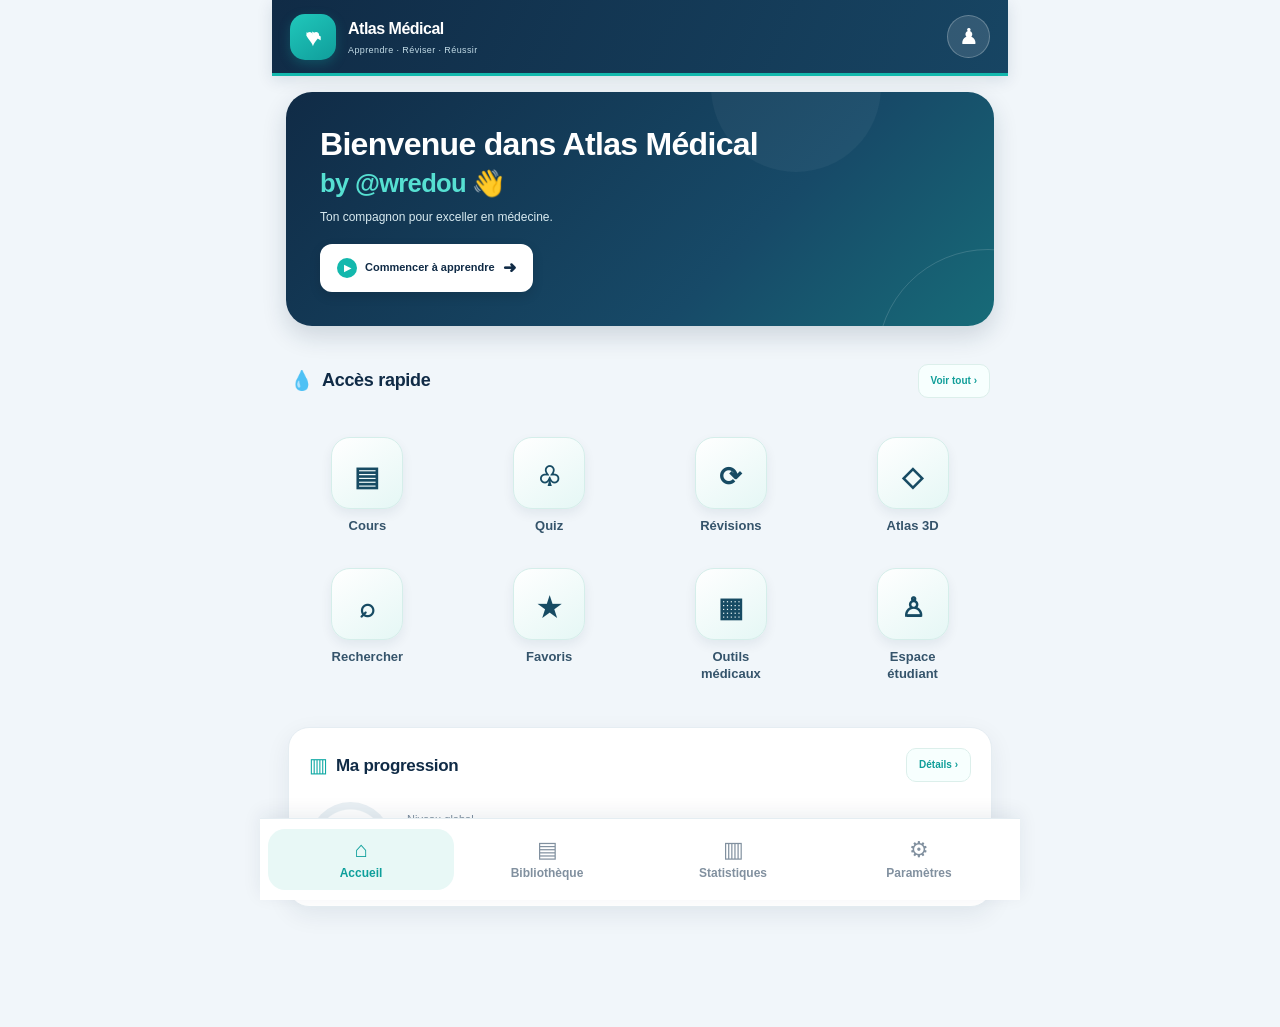
<file: index.html>
<!DOCTYPE html>
<html lang="fr">
<head>
  <meta charset="UTF-8">
  <meta name="viewport" content="width=device-width, initial-scale=1, viewport-fit=cover">
  <meta name="theme-color" content="#dff5ff">
  <meta name="description" content="Atlas Médical by @wredou — Apprendre, Réviser, Réussir">

  <title>Atlas Médical by @wredou</title>

  <link rel="manifest" href="./manifest.webmanifest">
 <link rel="stylesheet" href="./styles.css?v=6">
</head>

<body>

  <div class="app-shell">

    <!-- =================================
         EN-TÊTE ET IDENTITÉ ATLAS
    ================================== -->

    <header class="topbar">

      <div class="brand">

        <div class="brand-mark" aria-label="Logo Atlas Médical">
          <span class="brand-heart">♥</span>
          <span class="brand-ecg">⌁</span>
        </div>

        <div class="brand-text">
          <h1>Atlas Médical</h1>
          <p>Apprendre · Réviser · Réussir</p>
        </div>

      </div>

      <div class="topbar-actions">

        <button
          class="profile-button"
          type="button"
          data-shortcut="profile"
          aria-label="Mon profil">
          <span class="profile-icon">♟</span>
        </button>

        <button
          id="installBtn"
          class="install-button"
          type="button"
          hidden>
          Installer
        </button>

      </div>

    </header>


    <!-- =================================
         CONTENU PRINCIPAL
    ================================== -->

    <main id="mainContent">

      <!-- ACCUEIL -->

      <section id="homePage" class="home-page">

        <!-- CARTE DE BIENVENUE -->

        <section class="hero">

          <div class="hero-content">

            <h2>
              Bienvenue dans Atlas Médical
              <span>by @wredou 👋</span>
            </h2>

            <p>
              Ton compagnon pour exceller
              en médecine.
            </p>

            <button
              class="hero-button"
              type="button"
              data-shortcut="atlas">

              <span class="hero-play">▶</span>
              <span>Commencer à apprendre</span>
              <span class="hero-arrow">➜</span>

            </button>

          </div>

          <!-- Illustration anatomique à habiller dans le CSS -->

          <div class="hero-art" aria-hidden="true">
            <div class="hero-water-ring"></div>
            <div class="hero-heart"></div>
            <span class="hero-bubble bubble-one"></span>
            <span class="hero-bubble bubble-two"></span>
            <span class="hero-bubble bubble-three"></span>
          </div>

        </section>


        <!-- =================================
             LES 8 ACCÈS RAPIDES
        ================================== -->

        <section class="quick-section">

          <div class="section-head">

            <div class="section-title">
              <span class="section-drop">💧</span>
              <h2>Accès rapide</h2>
            </div>

            <button
              class="see-all-button"
              type="button"
              data-shortcut="atlas">
              Voir tout <span>›</span>
            </button>

          </div>


          <div class="quick-grid">

            <!-- COURS -->

            <button
              class="quick-item"
              type="button"
              data-shortcut="atlas">

              <span class="drop-icon">
                <span class="quick-symbol">▤</span>
              </span>

              <span class="quick-label">Cours</span>

            </button>


            <!-- QUIZ -->

            <button
              class="quick-item"
              type="button"
              data-shortcut="quiz">

              <span class="drop-icon">
                <span class="quick-symbol">♧</span>
              </span>

              <span class="quick-label">Quiz</span>

            </button>


            <!-- RÉVISIONS -->

            <button
              class="quick-item"
              type="button"
              data-shortcut="saved">

              <span class="drop-icon">
                <span class="quick-symbol">⟳</span>
              </span>

              <span class="quick-label">Révisions</span>

            </button>


            <!-- ATLAS 3D -->

            <button
              class="quick-item"
              type="button"
              data-shortcut="atlas3d">

              <span class="drop-icon">
                <span class="quick-symbol">◇</span>
              </span>

              <span class="quick-label">Atlas 3D</span>

            </button>


            <!-- RECHERCHER -->

            <button
              class="quick-item"
              type="button"
              data-shortcut="search">

              <span class="drop-icon">
                <span class="quick-symbol">⌕</span>
              </span>

              <span class="quick-label">Rechercher</span>

            </button>


            <!-- FAVORIS -->

            <button
              class="quick-item"
              type="button"
              data-shortcut="saved">

              <span class="drop-icon">
                <span class="quick-symbol">★</span>
              </span>

              <span class="quick-label">Favoris</span>

            </button>


            <!-- OUTILS MÉDICAUX -->

            <button
              class="quick-item"
              type="button"
              data-shortcut="tools">

              <span class="drop-icon">
                <span class="quick-symbol">▦</span>
              </span>

              <span class="quick-label">Outils médicaux</span>

            </button>


            <!-- ESPACE ÉTUDIANT -->

            <button
              class="quick-item"
              type="button"
              data-shortcut="student">

              <span class="drop-icon">
                <span class="quick-symbol">♙</span>
              </span>

              <span class="quick-label">Espace étudiant</span>

            </button>

          </div>

        </section>


        <!-- =================================
             MA PROGRESSION
        ================================== -->

        <section class="study-card">

          <div class="study-heading">

            <div class="study-title">
              <span class="progress-symbol">▥</span>
              <h2>Ma progression</h2>
            </div>

            <button
              class="details-button"
              type="button"
              data-page="stats">
              Détails <span>›</span>
            </button>

          </div>


          <div class="study-content">

            <div
              class="progress-circle"
              id="progressCircle"
              role="progressbar"
              aria-label="Progression globale"
              aria-valuemin="0"
              aria-valuemax="100"
              aria-valuenow="0">

              <div class="progress-circle-inner">
                <strong id="progressPercent">0%</strong>
              </div>

            </div>


            <div class="progress-description">

              <p>Niveau global</p>

              <strong id="progressLevel">
                En progression
              </strong>

              <span id="progressMessage">
                Continue tes efforts !
              </span>

            </div>


            <div class="progress-decoration" aria-hidden="true">
              <span class="progress-drop"></span>
              <span class="progress-bubble"></span>
            </div>

          </div>

        </section>

      </section>


      <!-- =================================
           PAGES DYNAMIQUES
           Cours, quiz, profil, outils, etc.
      ================================== -->

      <section
        id="dynamicPage"
        class="dynamic-page"
        hidden>

        <div class="section-head">

          <div class="section-title">
            <h2 id="pageTitle">Atlas Médical</h2>
          </div>

        </div>


        <!-- RECHERCHE DES COURS -->

        <div class="search-box">

          <span aria-hidden="true">⌕</span>

          <input
            id="searchInput"
            type="search"
            placeholder="Rechercher un cours, un sujet..."
            autocomplete="off">

        </div>


        <!-- NOMBRE DE MODULES -->

        <div
          class="module-count"
          id="moduleCount">
        </div>


        <!-- GRILLE DES 8 MODULES -->

        <div
          class="module-grid"
          id="moduleGrid">
        </div>


        <!-- CONTENU DES AUTRES PAGES -->

        <div id="pageContent"></div>

      </section>


      <!-- =================================
           BIBLIOTHÈQUE PDF
      ================================== -->

      <section
        id="bibliotheque-pdf"
        class="atlas-pdf-library"
        hidden>

        <div class="section-head">

          <div class="section-title">
            <h2>Bibliothèque PDF</h2>
          </div>

        </div>


        <p class="library-description">
          Consulte et organise tes documents médicaux.
        </p>


        <div class="atlas-pdf-buttons">

          <button
            class="primary-btn"
            type="button"
            id="openPdfLibrary">
            Ouvrir ma bibliothèque
          </button>

        </div>


        <!-- LECTEUR PDF INTÉGRÉ -->

        <div id="pdfReaderContainer"></div>

      </section>

    </main>


    <!-- =================================
         NAVIGATION INFÉRIEURE
    ================================== -->

    <nav
      class="bottom-nav"
      aria-label="Navigation principale">

      <button
        class="nav-item active"
        type="button"
        data-page="home">

        <span class="nav-icon">⌂</span>
        <span>Accueil</span>

      </button>


      <button
        class="nav-item"
        type="button"
        data-page="atlas">

        <span class="nav-icon">▤</span>
        <span>Bibliothèque</span>

      </button>


      <button
        class="nav-item"
        type="button"
        data-page="stats">

        <span class="nav-icon">▥</span>
        <span>Statistiques</span>

      </button>


      <button
        class="nav-item"
        type="button"
        data-page="more">

        <span class="nav-icon">⚙</span>
        <span>Paramètres</span>

      </button>

    </nav>

  </div>


  <!-- =================================
       FENÊTRE DES MODULES
  ================================== -->

  <div
    id="moduleDialog"
    class="module-dialog"
    aria-hidden="true"
    hidden>

    <div class="module-dialog-content">

      <button
        id="closeModuleDialog"
        class="dialog-close"
        type="button"
        aria-label="Fermer">
        ×
      </button>

      <div id="moduleDialogBody"></div>

    </div>

  </div>


  <!-- =================================
       NOTIFICATIONS
  ================================== -->

  <div
    id="toast"
    class="toast"
    role="status"
    aria-live="polite">
  </div>


  <!-- =================================
       SCRIPTS EXISTANTS
  ================================== -->

  <script src="./pdf-reader.js" defer></script>
  <script src="./calculators.js" defer></script>
  <script src="./news.js" defer></script>
  <script src="./scores.js" defer></script>
  <script src="./student-db.js" defer></script>
  <script src="./student-space.js" defer></script>
  <script>
  self.ModelViewerElement = self.ModelViewerElement || {};
  self.ModelViewerElement.meshoptDecoderLocation = './meshopt_decoder.js';
</script>
  <script type="module" src="model-viewer.min.js"></script>
  <script src="./app.js" defer></script>

</body>
</html>
</file>
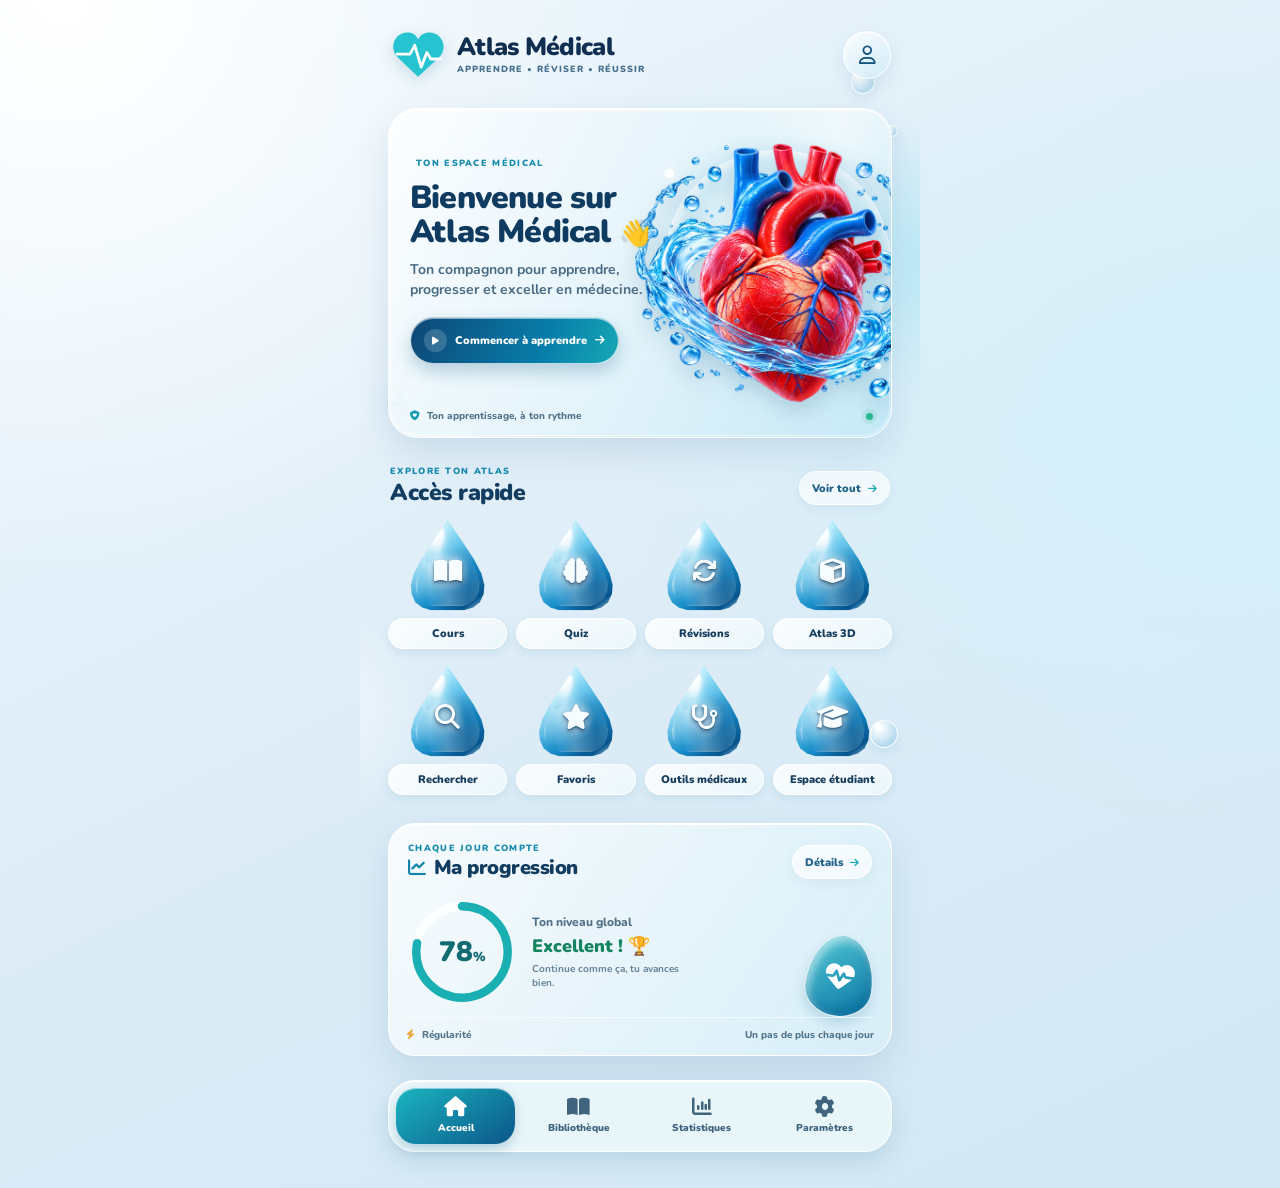
<file: prototype-accueil/index.html>
<!doctype html>
<html lang="fr">
<head>
  <meta charset="utf-8">
  <meta name="viewport" content="width=device-width, initial-scale=1, viewport-fit=cover">
  <meta name="theme-color" content="#edf6fc">
  <meta name="description" content="Atlas Médical — Apprendre, réviser et réussir.">
  <title>Atlas Médical — Accueil</title>
  <link rel="preconnect" href="https://fonts.googleapis.com">
  <link rel="preconnect" href="https://fonts.gstatic.com" crossorigin>
  <link href="https://fonts.googleapis.com/css2?family=Nunito:wght@400;500;600;700;800;900&display=swap" rel="stylesheet">
  <link rel="stylesheet" href="https://cdnjs.cloudflare.com/ajax/libs/font-awesome/6.5.2/css/all.min.css">
  <link rel="stylesheet" href="./style2.css">
  <script src="./app.js" defer></script>
</head>
<body>
  <main class="am-app" id="accueil">
    <div class="am-atmosphere" aria-hidden="true">
      <span class="am-orb am-orb-one"></span><span class="am-orb am-orb-two"></span>
      <span class="am-bubble am-bubble-one"></span><span class="am-bubble am-bubble-two"></span>
      <span class="am-bubble am-bubble-three"></span><span class="am-bubble am-bubble-four"></span>
    </div>

    <header class="am-header">
      <a class="am-brand" href="#accueil" aria-label="Atlas Médical, accueil">
        <span class="am-logo" aria-hidden="true">
          <svg viewBox="0 0 72 72">
            <defs><linearGradient id="am-logo-grad" x1="10" y1="8" x2="62" y2="65"><stop stop-color="#25c4d0"/><stop offset="1" stop-color="#07518a"/></linearGradient></defs>
            <path d="M36 63 11 39C-1 27 7 8 23 8c6 0 11 3 13 9 3-6 8-9 14-9 16 0 24 19 12 31Z" fill="url(#am-logo-grad)"/>
            <path d="M10 35h16l6-11 8 27 7-18 5 8h12" fill="none" stroke="#fff" stroke-width="3.5" stroke-linecap="round" stroke-linejoin="round"/>
          </svg>
        </span>
        <span class="am-brand-copy"><strong>Atlas Médical</strong><small>APPRENDRE • RÉVISER • RÉUSSIR</small></span>
      </a>
      <button class="am-profile" type="button" aria-label="Ouvrir le profil"><i class="fa-regular fa-user"></i></button>
    </header>

    <section class="am-hero" aria-labelledby="am-hero-title">
      <div class="am-hero-shine" aria-hidden="true"></div>
      <div class="am-hero-copy">
        <span class="am-eyebrow"><i class="fa-solid fa-sparkles"></i> TON ESPACE MÉDICAL</span>
        <h1 id="am-hero-title">Bienvenue sur<br>Atlas Médical <span>👋</span></h1>
        <p>Ton compagnon pour apprendre, progresser et exceller en médecine.</p>
        <a class="am-cta" href="#cours"><span class="am-cta-icon"><i class="fa-solid fa-play"></i></span> Commencer à apprendre <i class="fa-solid fa-arrow-right"></i></a>
      </div>
      <div class="am-hero-visual" aria-hidden="true">
        <span class="am-visual-halo"></span>
        <img src="./heart-water.png..PNG" alt="" onerror="this.style.display='none';this.nextElementSibling.hidden=false">
        <span class="am-heart-fallback" hidden><i class="fa-solid fa-heart-pulse"></i></span>
        <i class="am-spark am-spark-a"></i><i class="am-spark am-spark-b"></i>
      </div>
      <div class="am-hero-foot"><span><i class="fa-solid fa-shield-heart"></i> Ton apprentissage, à ton rythme</span><span class="am-online-dot"></span></div>
    </section>

    <section class="am-shortcuts" aria-labelledby="am-shortcuts-title">
      <div class="am-section-head">
        <div><span class="am-kicker">EXPLORE TON ATLAS</span><h2 id="am-shortcuts-title">Accès rapide</h2></div>
        <a class="am-see-all" href="#tout">Voir tout <i class="fa-solid fa-arrow-right"></i></a>
      </div>
      <div class="am-shortcut-grid" id="tout">
        <a class="am-shortcut" href="#cours"><span class="am-drop"><i class="fa-solid fa-book-open"></i></span><strong>Cours</strong></a>
        <a class="am-shortcut" href="#quiz"><span class="am-drop"><i class="fa-solid fa-brain"></i></span><strong>Quiz</strong></a>
        <a class="am-shortcut" href="#revisions"><span class="am-drop"><i class="fa-solid fa-arrows-rotate"></i></span><strong>Révisions</strong></a>
        <a class="am-shortcut" href="#atlas-3d"><span class="am-drop"><i class="fa-solid fa-cube"></i></span><strong>Atlas 3D</strong></a>
        <a class="am-shortcut" href="#rechercher"><span class="am-drop"><i class="fa-solid fa-magnifying-glass"></i></span><strong>Rechercher</strong></a>
        <a class="am-shortcut" href="#favoris"><span class="am-drop"><i class="fa-solid fa-star"></i></span><strong>Favoris</strong></a>
        <a class="am-shortcut" href="#outils-medicaux"><span class="am-drop"><i class="fa-solid fa-stethoscope"></i></span><strong>Outils médicaux</strong></a>
        <a class="am-shortcut" href="#espace-etudiant"><span class="am-drop"><i class="fa-solid fa-graduation-cap"></i></span><strong>Espace étudiant</strong></a>
      </div>
    </section>

    <section class="am-progress" aria-labelledby="am-progress-title">
      <div class="am-progress-head">
        <div><span class="am-kicker">CHAQUE JOUR COMPTE</span><h2 id="am-progress-title"><i class="fa-solid fa-chart-line"></i> Ma progression</h2></div>
        <a class="am-see-all" href="#statistiques">Détails <i class="fa-solid fa-arrow-right"></i></a>
      </div>
      <div class="am-progress-body">
        <div class="am-progress-ring" role="img" aria-label="Progression : 78 pour cent">
          <svg viewBox="0 0 120 120" aria-hidden="true"><circle class="am-ring-bg" cx="60" cy="60" r="49"/><circle class="am-ring-fill" cx="60" cy="60" r="49"/></svg>
          <strong><span data-am-progress-number>78</span><small>%</small></strong>
        </div>
        <div class="am-progress-copy"><span>Ton niveau global</span><strong data-am-progress-label>Excellent ! 🏆</strong><small>Continue comme ça, tu avances bien.</small></div>
        <div class="am-progress-symbol" aria-hidden="true"><i class="fa-solid fa-heart-pulse"></i></div>
      </div>
      <div class="am-progress-bottom"><span><i class="fa-solid fa-bolt"></i> Régularité</span><span>Un pas de plus chaque jour</span></div>
    </section>

    <nav class="am-bottom-nav" aria-label="Navigation principale">
      <a class="am-nav-item is-active" href="#accueil" aria-current="page"><i class="fa-solid fa-house"></i><span>Accueil</span></a>
      <a class="am-nav-item" href="#bibliotheque"><i class="fa-solid fa-book-open"></i><span>Bibliothèque</span></a>
      <a class="am-nav-item" href="#statistiques"><i class="fa-solid fa-chart-column"></i><span>Statistiques</span></a>
      <a class="am-nav-item" href="#parametres"><i class="fa-solid fa-gear"></i><span>Paramètres</span></a>
    </nav>
  </main>
</body>
</html>
</file>
<file: styles.css>
/* ==========================================================
   ATLAS MÉDICAL BY @WREDOU
   DESIGN CLASSIQUE PREMIUM — VERSION B
   CSS nettoyé — Navigation et progression corrigées
========================================================== */

:root {
  --navy: #102b46;
  --navy-light: #1c4966;
  --turquoise: #13b8ad;
  --turquoise-light: #e6f8f6;
  --white: #ffffff;
  --background: #f1f6fa;
  --text: #23394d;
  --muted: #7b8d9d;
  --line: #e4edf2;
  --safe-bottom: env(safe-area-inset-bottom, 0px);

  --shadow: 0 8px 24px rgba(16,43,70,.075);
  --shadow-hover: 0 12px 28px rgba(16,43,70,.12);
}

/* ==========================================================
   BASE
========================================================== */

* {
  box-sizing: border-box;
  -webkit-tap-highlight-color: transparent;
}

html {
  min-height: 100%;
  scroll-behavior: smooth;
}

body {
  margin: 0;
  min-height: 100vh;
  font-family: -apple-system, BlinkMacSystemFont,
    "Segoe UI", Roboto, sans-serif;
  background: var(--background);
  color: var(--text);
  line-height: 1.6;
  -webkit-font-smoothing: antialiased;
  overflow-x: hidden;
}

button, input, textarea, select {
  font: inherit;
}

button {
  cursor: pointer;
  -webkit-tap-highlight-color: transparent;
}

button:focus-visible,
input:focus-visible,
textarea:focus-visible {
  outline: 3px solid rgba(22,184,174,.35);
  outline-offset: 3px;
}

[hidden] {
  display: none !important;
}

/* ==========================================================
   STRUCTURE PRINCIPALE
========================================================== */

.app-shell {
  position: relative;
  width: 100%;
  max-width: 760px;
  min-height: 100vh;
  margin: 0 auto;
  padding-bottom: 0;
  background: var(--background);
}

#mainContent,
.home-page,
.dynamic-page,
.atlas-pdf-library {
  width: 100%;
}

/* Une seule réserve pour la navigation fixe.
   Pas de réserve supplémentaire sur .app-shell
   ni sur #homePage. */

#mainContent {
  padding-bottom: calc(100px + var(--safe-bottom));
  overflow: visible;
}

#homePage {
  padding-bottom: 0;
  min-height: 0;
  overflow: visible;
}

/* ==========================================================
   EN-TÊTE
========================================================== */

.topbar {
  position: relative;
  z-index: 5;
  display: flex;
  align-items: center;
  justify-content: space-between;
  gap: 12px;
  min-height: 76px;
  padding: 12px 18px;
  color: white;
  background: linear-gradient(115deg,#102b46,#174563);
  border-bottom: 3px solid var(--turquoise);
  box-shadow: 0 4px 15px rgba(16,43,70,.12);
}

.brand {
  display: flex;
  align-items: center;
  gap: 12px;
  min-width: 0;
  color: white;
}

.brand-mark {
  position: relative;
  display: grid;
  place-items: center;
  flex: 0 0 46px;
  width: 46px;
  height: 46px;
  overflow: hidden;
  color: white;
  font-size: 25px;
  border-radius: 15px;
  background: linear-gradient(145deg,#20c8bb,#109d9b);
  box-shadow: 0 4px 12px rgba(19,184,173,.25);
}

.brand-heart {
  position: relative;
  z-index: 1;
}

.brand-ecg {
  position: absolute;
  z-index: 2;
  color: white;
  font-size: 27px;
  font-weight: 900;
}

.brand-text {
  min-width: 0;
}

.brand-text h1 {
  margin: 0;
  color: white;
  font-size: 16px;
  font-weight: 900;
  letter-spacing: -.5px;
}

.brand-text p {
  margin: 1px 0 0;
  color: #c3dce7;
  font-size: 9px;
  letter-spacing: .4px;
}

.topbar-actions {
  display: flex;
  align-items: center;
  gap: 9px;
}

.profile-button {
  display: grid;
  place-items: center;
  flex: 0 0 43px;
  width: 43px;
  height: 43px;
  padding: 0;
  color: white;
  font-size: 22px;
  border: 1px solid rgba(255,255,255,.25);
  border-radius: 50%;
  background: rgba(255,255,255,.12);
}

.profile-button:active {
  transform: scale(.94);
}

.profile-icon {
  line-height: 1;
}

.install-button {
  padding: 8px 12px;
  color: white;
  font-size: 10px;
  font-weight: 800;
  border: 0;
  border-radius: 10px;
  background: var(--turquoise);
}

/* ==========================================================
   CARTE DE BIENVENUE
========================================================== */

.hero {
  position: relative;
  display: flex;
  align-items: center;
  justify-content: space-between;
  gap: 8px;
  min-height: 205px;
  margin: 16px 14px 30px;
  padding: 26px 20px;
  overflow: hidden;
  isolation: isolate;
  color: white;
  border-radius: 26px;
  background: linear-gradient(135deg,#102b46 0%,#174a68 65%,#176b78 100%);
  box-shadow: 0 10px 25px rgba(16,43,70,.16);
}

.hero::before {
  content: "";
  position: absolute;
  z-index: -1;
  width: 220px;
  height: 220px;
  right: -105px;
  bottom: -145px;
  border: 1px solid rgba(255,255,255,.15);
  border-radius: 50%;
}

.hero::after {
  content: "";
  position: absolute;
  z-index: -1;
  top: -90px;
  left: 60%;
  width: 170px;
  height: 170px;
  border-radius: 50%;
  background: rgba(255,255,255,.045);
}

.hero-content {
  position: relative;
  z-index: 3;
  flex: 1 1 100%;
  min-width: 0;
  max-width: 100%;
}

.hero h2 {
  margin: 0 0 10px;
  max-width: 100%;
  color: white;
  font-size: clamp(25px,6vw,32px);
  line-height: 1.18;
  letter-spacing: -.7px;
  font-weight: 850;
}

.hero h2 span {
  display: block;
  margin-top: 4px;
  color: #56e0d2;
  font-size: .8em;
}

.hero p {
  max-width: 290px;
  margin: 0 0 17px;
  color: #d8eaf0;
  font-size: 12px;
  line-height: 1.6;
}

.hero-button {
  display: inline-flex;
  align-items: center;
  justify-content: center;
  gap: 8px;
  min-height: 44px;
  max-width: 100%;
  padding: 11px 17px;
  color: var(--navy);
  font-size: 11px;
  font-weight: 850;
  white-space: nowrap;
  border: 0;
  border-radius: 12px;
  background: white;
  box-shadow: 0 4px 12px rgba(0,0,0,.12);
}

.hero-button:active {
  transform: scale(.97);
}

.hero-play {
  display: grid;
  place-items: center;
  width: 20px;
  height: 20px;
  color: white;
  font-size: 9px;
  border-radius: 50%;
  background: var(--turquoise);
}

.hero-arrow {
  font-size: 16px;
}

/* Illustration masquée comme demandé */

.hero-art {
  display: none !important;
}

/* ==========================================================
   TITRES ET SECTIONS
========================================================== */

.section-head {
  display: flex;
  align-items: center;
  justify-content: space-between;
  gap: 10px;
  padding: 17px 19px 13px;
}

.section-title {
  display: flex;
  align-items: center;
  gap: 8px;
  min-width: 0;
}

.section-title h2,
.section-head h2,
.study-card h2 {
  margin: 0;
  color: var(--navy);
  font-size: 18px;
  font-weight: 850;
  letter-spacing: -.3px;
}

.section-drop {
  color: var(--turquoise);
  font-size: 19px;
}

.see-all-button,
.details-button {
  flex-shrink: 0;
  padding: 8px 12px;
  color: #109e99;
  font-size: 10px;
  font-weight: 800;
  border: 1px solid #dcefeb;
  border-radius: 10px;
  background: #f7fffe;
}

/* ==========================================================
   ACCÈS RAPIDES
========================================================== */

.quick-section {
  padding: 0 16px;
}

.quick-section .section-head {
  padding: 8px 2px 15px;
  margin-bottom: 12px;
}

.quick-grid {
  display: grid;
  grid-template-columns: repeat(4,minmax(0,1fr));
  column-gap: 9px;
  row-gap: 24px;
  padding: 7px 0 17px;
}

.quick-item {
  display: flex;
  flex-direction: column;
  align-items: center;
  justify-content: flex-start;
  gap: 9px;
  min-width: 0;
  padding: 5px 2px;
  color: var(--text);
  text-align: center;
  border: 0;
  border-radius: 16px;
  background: transparent;
}

.drop-icon {
  position: relative;
  display: grid;
  place-items: center;
  width: min(100%,72px);
  aspect-ratio: 1;
  height: auto;
  margin-inline: auto;
  color: #109e99;
  border: 1px solid #d5eeea;
  border-radius: 19px;
  background: linear-gradient(145deg,#ffffff,#e5f7f5);
  box-shadow: 0 5px 12px rgba(16,43,70,.07);
  transition: transform .2s,background .2s;
}

.drop-icon::before,
.drop-icon::after {
  display: none;
}

.quick-symbol {
  position: relative;
  z-index: 2;
  display: grid;
  place-items: center;
  width: 34px;
  height: 34px;
  color: #174b63;
  font-size: 27px;
  font-weight: 800;
}

.quick-label {
  display: block;
  max-width: 95px;
  color: #35546b;
  font-size: 13px;
  font-weight: 800;
  line-height: 1.3;
  text-align: center;
  overflow-wrap: anywhere;
}

.quick-item:active .drop-icon {
  transform: scale(.93);
  background: #d9f4f0;
}

.quick-item:active .quick-label {
  color: var(--turquoise);
}

/* ==========================================================
   CARTE DE PROGRESSION
========================================================== */

.study-card {
  position: relative;
  display: block;
  margin: 23px 16px 20px;
  padding: 20px;
  overflow: hidden;
  border: 1px solid #e5edf2;
  border-radius: 21px;
  background: white;
  box-shadow: var(--shadow);
}

.study-heading {
  display: flex;
  align-items: center;
  justify-content: space-between;
  gap: 10px;
  margin-bottom: 19px;
}

.study-title {
  display: flex;
  align-items: center;
  gap: 8px;
}

.study-title h2 {
  font-size: 17px;
}

.progress-symbol {
  color: #12aaa5;
  font-size: 20px;
}

.study-content {
  position: relative;
  display: flex;
  align-items: center;
  gap: 15px;
  min-height: 85px;
}

.progress-circle {
  --progress: 0%;
  position: relative;
  flex: 0 0 83px;
  width: 83px;
  height: 83px;
  display: grid;
  place-items: center;
  border-radius: 50%;
  background:
    radial-gradient(circle,white 57%,transparent 59%),
    conic-gradient(
      #13b8ad var(--progress),
      #e9f0f4 var(--progress)
    );
}

.progress-circle-inner {
  display: grid;
  place-items: center;
  width: 66px;
  height: 66px;
  border-radius: 50%;
  background: white;
}

.progress-circle strong {
  color: var(--navy);
  font-size: 20px;
  font-weight: 900;
}

.progress-description {
  display: flex;
  flex-direction: column;
  gap: 3px;
  min-width: 0;
  flex: 1;
}

.progress-description p {
  margin: 0;
  color: var(--muted);
  font-size: 11px;
}

.progress-description strong {
  color: var(--navy);
  font-size: 15px;
}

.progress-description span {
  color: var(--muted);
  font-size: 11px;
}

.progress-decoration {
  position: relative;
  flex: 0 0 45px;
  width: 45px;
  height: 55px;
  display: grid;
  place-items: center;
}

.progress-drop {
  width: 29px;
  height: 36px;
  border: 1px solid #b9e9e3;
  border-radius: 12px;
  background: var(--turquoise-light);
}

.progress-bubble {
  display: none;
}

/* ==========================================================
   RECHERCHE
========================================================== */

.search-box {
  display: flex;
  align-items: center;
  gap: 10px;
  min-height: 49px;
  margin: 7px 17px 16px;
  padding: 0 14px;
  color: var(--turquoise);
  font-size: 20px;
  border: 1px solid #e2ebf0;
  border-radius: 14px;
  background: white;
  box-shadow: 0 5px 15px rgba(16,43,70,.05);
}

.search-box input {
  width: 100%;
  min-width: 0;
  padding: 13px 0;
  color: var(--text);
  font-size: 13px;
  border: 0;
  outline: none;
  background: transparent;
}

.search-box input::placeholder {
  color: #98aab7;
}

/* ==========================================================
   MODULES MÉDICAUX
========================================================== */

.module-count {
  padding: 0 18px 12px;
  color: var(--muted);
  font-size: 11px;
}

.module-grid {
  display: grid;
  grid-template-columns: repeat(2,minmax(0,1fr));
  gap: 14px;
  padding: 0 16px 20px;
}

.module-card {
  position: relative;
  display: flex;
  flex-direction: column;
  align-items: flex-start;
  gap: 10px;
  min-height: 155px;
  padding: 16px;
  overflow: hidden;
  text-align: left;
  color: var(--text);
  background: white;
  border: 1px solid #e5edf2;
  border-radius: 18px;
  box-shadow: 0 5px 15px rgba(16,43,70,.055);
  transition: transform .2s,box-shadow .2s;
}

.module-card::after {
  display: none;
}

.module-card:hover {
  transform: translateY(-2px);
  box-shadow: var(--shadow-hover);
}

.module-card:active {
  transform: scale(.98);
}

.module-icon {
  position: relative;
  z-index: 1;
  display: grid;
  place-items: center;
  width: 46px;
  height: 46px;
  color: #117c83;
  font-size: 21px;
  border-radius: 14px;
  background: #e5f7f5;
  border: 0;
}

.module-card strong {
  color: #173c57;
  font-size: 13px;
  line-height: 1.35;
}

.module-card small {
  color: var(--muted);
  font-size: 10px;
  line-height: 1.55;
}

/* ==========================================================
   BIBLIOTHÈQUE PDF
========================================================== */

.atlas-pdf-library {
  margin: 22px 16px;
  padding: 21px;
  border: 1px solid #e4edf2;
  border-radius: 20px;
  background: white;
  box-shadow: var(--shadow);
}

.atlas-pdf-library h2 {
  margin: 4px 0 9px;
  color: var(--navy);
  font-size: 19px;
}

.library-description {
  color: var(--muted);
  font-size: 11px;
}

.atlas-pdf-buttons {
  display: grid;
  grid-template-columns: repeat(2,minmax(0,1fr));
  gap: 10px;
}

.atlas-pdf-buttons button {
  min-height: 49px;
  padding: 10px;
  color: var(--navy);
  font-size: 11px;
  font-weight: 750;
  border: 1px solid #d8efeb;
  border-radius: 13px;
  background: #e9f8f6;
  box-shadow: none;
}

/* ==========================================================
   BOUTONS GÉNÉRAUX
========================================================== */

.primary-btn,
.secondary-btn {
  position: relative;
  width: 100%;
  min-height: 46px;
  margin-top: 11px;
  padding: 13px 16px;
  border: 0;
  border-radius: 13px;
  font-size: 12px;
  font-weight: 800;
  letter-spacing: .15px;
  box-shadow: none;
  transition: transform .2s;
}

.primary-btn {
  color: white;
  background: linear-gradient(110deg,#16b8ae,#109c9e);
  box-shadow: 0 5px 12px rgba(19,184,173,.18);
}

.secondary-btn {
  color: white;
  background: linear-gradient(110deg,#102b46,#1b4a68);
}

.primary-btn:active,
.secondary-btn:active {
  transform: scale(.98);
}

/* ==========================================================
   NAVIGATION INFÉRIEURE
========================================================== */

.bottom-nav {
  position: fixed;
  z-index: 1000;
  left: 50%;
  bottom: 0;
  transform: translateX(-50%);
  display: flex;
  align-items: center;
  justify-content: space-around;
  width: min(100%,760px);
  padding: 10px 8px calc(10px + var(--safe-bottom));
  background: #fff;
  border-top: 1px solid #e4edf2;
  box-shadow: 0 -5px 18px rgba(16,43,70,.075);
}

.nav-item {
  display: flex;
  flex: 1;
  flex-direction: column;
  align-items: center;
  justify-content: center;
  gap: 5px;
  min-width: 0;
  min-height: 55px;
  padding: 10px 3px;
  color: #81909f;
  background: transparent;
  border: 0;
  border-radius: 17px;
  transition: color .2s,background .2s;
}

.nav-item span:first-child {
  font-size: 22px;
  line-height: 1;
}

.nav-item span:last-child {
  font-size: 12px;
  font-weight: 750;
  line-height: 1.2;
  text-align: center;
}

.nav-item.active {
  color: #0d9f9b;
  background: #e8f8f6;
}

.nav-item:active {
  transform: scale(.96);
}

/* ==========================================================
   FENÊTRES ET DIALOGUES
========================================================== */

.module-dialog {
  position: fixed;
  z-index: 40;
  top: 50%;
  left: 50%;
  transform: translate(-50%,-50%);
  width: min(91%,500px);
  max-height: 83vh;
  overflow-y: auto;
  padding: 22px;
  color: var(--text);
  background: white;
  border: 1px solid var(--line);
  border-radius: 22px;
  box-shadow: 0 15px 45px rgba(0,0,0,.2);
}

.module-dialog[aria-hidden="false"] {
  display: block;
}

.module-dialog-content {
  position: relative;
}

.dialog-close {
  position: absolute;
  top: 0;
  right: 0;
  width: 38px;
  height: 38px;
  color: var(--navy);
  font-size: 23px;
  background: var(--background);
  border: 0;
  border-radius: 10px;
}

.dialog-top {
  display: flex;
  align-items: center;
  justify-content: space-between;
}

.dialog-tag {
  color: var(--turquoise);
  font-size: 10px;
  font-weight: 850;
  letter-spacing: 1px;
}

.close-btn {
  width: 39px;
  height: 39px;
  color: var(--navy);
  background: var(--background);
  border: 0;
  border-radius: 10px;
}

.module-dialog h2 {
  color: var(--navy);
  font-size: 22px;
}

.module-dialog p {
  font-size: 13px;
  line-height: 1.7;
}

.content-list {
  padding-left: 20px;
}

.content-list li {
  padding: 8px 0;
  font-size: 12px;
  border-bottom: 1px solid var(--line);
}

.small-note {
  color: var(--muted);
  font-size: 10px !important;
}

/* ==========================================================
   QUIZ
========================================================== */

.quiz-option {
  display: block;
  width: 100%;
  margin: 9px 0;
  padding: 13px;
  color: var(--text);
  text-align: left;
  background: white;
  border: 1px solid var(--line);
  border-radius: 11px;
  box-shadow: none;
}

.quiz-option.correct {
  color: #176a45;
  background: #e1f6ec;
  border-color: #37ae79;
}

.quiz-option.wrong {
  color: #a13e36;
  background: #fff0ef;
  border-color: #e27b72;
}

/* ==========================================================
   ÉTATS VIDES ET NOTIFICATIONS
========================================================== */

.empty {
  grid-column: 1 / -1;
  padding: 24px;
  color: var(--muted);
  font-size: 12px;
  text-align: center;
  background: white;
  border: 1px solid var(--line);
  border-radius: 17px;
  box-shadow: var(--shadow);
}

.disclaimer {
  padding: 0 20px;
  color: var(--muted);
  font-size: 10px;
  text-align: center;
}

.toast {
  position: fixed;
  z-index: 50;
  left: 50%;
  bottom: calc(95px + var(--safe-bottom));
  transform: translateX(-50%);
  max-width: 90%;
  padding: 11px 17px;
  color: white;
  font-size: 12px;
  text-align: center;
  background: var(--navy);
  border-radius: 13px;
  box-shadow: var(--shadow);
  opacity: 0;
  pointer-events: none;
  transition: opacity .2s;
}

.toast.show {
  opacity: 1;
}

/* ==========================================================
   LECTEUR PDF — COMPATIBILITÉ
========================================================== */

#atlas-pdf-viewer,
#pdfReaderContainer {
  width: 100%;
  max-width: 100%;
}

#atlas-pdf-viewer {
  height: 650px;
  margin-top: 15px;
  background: #f5f8fa;
  border: 1px solid var(--line);
  border-radius: 14px;
  box-shadow: var(--shadow);
}

#pdfReaderContainer button {
  max-width: 100%;
}

/* ==========================================================
   CONTENEURS DES AUTRES PAGES
========================================================== */

#pageContent {
  width: 100%;
  padding-bottom: 15px;
}

#moduleGrid,
#moreGrid,
#statsGrid {
  scroll-margin-top: 20px;
}

#moreGrid,
#statsGrid {
  padding: 0 16px;
}

#moreGrid > *,
#statsGrid > * {
  border-radius: 15px;
}

/* ==========================================================
   RESPONSIVE — PETITS IPHONES
========================================================== */

@media (max-width:390px) {

  .topbar {
    padding: 12px 14px;
  }

  .brand-mark {
    width: 41px;
    height: 41px;
    flex-basis: 41px;
  }

  .brand-text h1 {
    font-size: 13px;
  }

  .brand-text p {
    font-size: 8px;
  }

  .hero {
    min-height: 190px;
    margin: 15px 12px 21px;
    padding: 22px 17px;
  }

  .hero h2 {
    font-size: 25px;
  }

  .hero p {
    font-size: 10px;
  }

  .hero-button {
    gap: 5px;
    padding: 9px;
    font-size: 9px;
  }

  .quick-section {
    padding: 0 12px;
  }

  .quick-grid {
    gap: 16px 6px;
  }

  .drop-icon {
    width: min(100%,57px);
    border-radius: 17px;
  }

  .quick-label {
    font-size: 11px;
  }

  .module-grid {
    gap: 9px;
    padding: 0 12px 18px;
  }

  .module-card {
    min-height: 137px;
    padding: 12px;
  }

  .section-head {
    padding-left: 14px;
    padding-right: 14px;
  }

  .study-card {
    margin: 20px 12px 20px;
    padding: 16px;
  }

  .atlas-pdf-library {
    margin-left: 12px;
    margin-right: 12px;
    padding: 15px;
  }
}

/* ==========================================================
   TABLETTES ET GRANDS ÉCRANS
========================================================== */

@media (min-width:600px) {

  .app-shell {
    padding-left: 12px;
    padding-right: 12px;
  }

  .hero {
    min-height: 225px;
    padding: 34px;
  }

  .quick-grid {
    gap: 23px;
  }

  .drop-icon {
    width: 72px;
  }

  .module-grid {
    grid-template-columns: repeat(3,minmax(0,1fr));
  }
}

/* ==========================================================
   ACCESSIBILITÉ
========================================================== */

@media (prefers-reduced-motion: reduce) {
  *,
  *::before,
  *::after {
    scroll-behavior: auto !important;
    animation-duration: .01ms !important;
    animation-iteration-count: 1 !important;
    transition-duration: .01ms !important;
  }
}
</file>
<file: prototype-accueil/style2.css>
/* ATLAS MÉDICAL — interface d'accueil autonome */
:root {
  --am-ink:#102f50; --am-muted:#55718b; --am-blue:#12649b; --am-blue-deep:#0b3d68;
  --am-cyan:#20b9c6; --am-teal:#19a9a5; --am-white:#fff;
  --am-shadow:0 14px 34px rgba(31,88,130,.13);
  --am-safe:env(safe-area-inset-bottom,0px);
}
*{box-sizing:border-box}
html{min-height:100%;scroll-behavior:smooth;scroll-padding-top:20px}
body{margin:0;min-width:320px;min-height:100vh;font-family:"Nunito",system-ui,-apple-system,sans-serif;color:var(--am-ink);background:radial-gradient(ellipse at 5% 0%,#fff 0,transparent 35%),radial-gradient(ellipse at 100% 35%,#d4f1fa 0,transparent 38%),linear-gradient(155deg,#edf6fc,#dcecf7 55%,#d2e8f5);overflow-x:hidden}
a{color:inherit;text-decoration:none}button{font:inherit}
.am-app{position:relative;isolation:isolate;width:min(100%,560px);min-height:100vh;margin:auto;padding:max(22px,env(safe-area-inset-top)) 20px calc(30px + var(--am-safe))}
.am-atmosphere{position:absolute;inset:0;z-index:-1;overflow:hidden;pointer-events:none}
.am-orb{position:absolute;border-radius:50%;filter:blur(2px);opacity:.55}
.am-orb-one{width:280px;height:280px;right:-160px;top:120px;background:radial-gradient(circle,#9ce2f3,transparent 70%)}
.am-orb-two{width:220px;height:220px;left:-150px;top:600px;background:radial-gradient(circle,#fff,transparent 70%)}
.am-bubble{position:absolute;border:1px solid rgba(255,255,255,.9);border-radius:50%;background:radial-gradient(circle at 30% 25%,#fff 0 10%,rgba(255,255,255,.55) 20%,rgba(79,174,217,.18) 70%);box-shadow:inset -3px -4px 8px #6db9d32b,0 5px 12px #347ca51c}
.am-bubble-one{width:24px;height:24px;right:8%;top:70px}.am-bubble-two{width:12px;height:12px;right:4%;top:125px}.am-bubble-three{width:17px;height:17px;left:5%;top:390px}.am-bubble-four{width:28px;height:28px;right:4%;top:720px}
.am-header{display:flex;align-items:center;justify-content:space-between;gap:12px;margin:0 1px 20px;min-height:66px}
.am-brand{display:flex;align-items:center;gap:10px;min-width:0}
.am-logo{width:58px;flex:0 0 58px;filter:drop-shadow(0 5px 8px #0d5d8b30)}.am-logo svg{display:block;width:100%}
.am-brand-copy{display:flex;flex-direction:column;gap:3px}.am-brand-copy strong{font-size:25px;font-weight:900;line-height:1;letter-spacing:-.7px}.am-brand-copy small{font-size:9px;font-weight:900;letter-spacing:1px;color:#47718f}
.am-profile{width:48px;height:48px;flex:0 0 48px;display:grid;place-items:center;border:1px solid #ffffffd9;border-radius:50%;color:#14547e;background:linear-gradient(145deg,#ffffffd9,#c8e8f6b8);box-shadow:0 7px 18px #23648d1c,inset 0 1px 0 #fff;font-size:19px}
.am-hero{position:relative;display:flex;align-items:center;min-height:300px;padding:27px 18px 52px 21px;border:1px solid #ffffffed;border-radius:30px;overflow:hidden;background:linear-gradient(118deg,#ffffffc9 0%,#e6f5fbd9 48%,#bce6f5b8 100%);box-shadow:var(--am-shadow),inset 0 1px 0 #fff}
.am-hero:after{content:"";position:absolute;inset:1px;border:1px solid #ffffff70;border-radius:29px;pointer-events:none}
.am-hero-shine{position:absolute;width:240px;height:240px;right:-70px;top:-110px;border-radius:50%;background:radial-gradient(circle,#fff9,transparent 70%)}
.am-hero-copy{position:relative;z-index:3;width:67%}
.am-eyebrow,.am-kicker{display:block;color:#188cae;font-size:9px;font-weight:900;letter-spacing:1.3px}
.am-eyebrow{display:flex;align-items:center;gap:6px;margin-bottom:12px}.am-eyebrow i{font-size:11px}
.am-hero h1{margin:0 0 10px;font-size:clamp(25px,6.4vw,32px);line-height:1.08;letter-spacing:-.8px;font-weight:900;color:#103b60}
.am-hero h1 span{font-size:.8em}
.am-hero p{max-width:245px;margin:0 0 18px;color:#496b84;font-size:14px;line-height:1.42;font-weight:700}
.am-cta{display:inline-flex;align-items:center;gap:8px;max-width:100%;min-height:47px;padding:0 13px;border:1px solid #ffffffb8;border-radius:999px;color:white;background:linear-gradient(110deg,#0d4777,#087eaa 65%,#16a8b5);box-shadow:0 8px 17px #0755803d,inset 0 1px 0 #ffffff80;font-size:11px;font-weight:900;white-space:nowrap}
.am-cta>i{font-size:11px}.am-cta-icon{width:23px;height:23px;display:grid;place-items:center;border-radius:50%;background:#ffffff2c;font-size:9px}
.am-hero-visual{position:absolute;z-index:2;right:-7px;top:22px;width:48%;height:235px;display:grid;place-items:center;pointer-events:none}
.am-hero-visual img{position:relative;z-index:2;width:128%;height:100%;object-fit:contain;filter:drop-shadow(0 10px 10px #154c6c2c);animation:am-float 5s ease-in-out infinite}
.am-visual-halo{position:absolute;width:94%;aspect-ratio:1;border:1px solid #fff9;border-radius:50%;background:radial-gradient(circle,#ffffff8a 0 32%,#8ed7ec35 65%,transparent 70%);box-shadow:inset 0 0 22px #fff9,0 0 25px #7ac7e344}
.am-heart-fallback{position:relative;z-index:2;font-size:90px;color:#d84d6d}
.am-spark{position:absolute;z-index:3;width:9px;height:9px;border-radius:50%;background:#fff;box-shadow:0 0 12px #fff}.am-spark-a{left:8px;top:38px}.am-spark-b{right:17px;bottom:27px;width:6px;height:6px}
.am-hero-foot{position:absolute;z-index:4;left:21px;right:18px;bottom:14px;display:flex;align-items:center;justify-content:space-between;color:#53738a;font-size:10px;font-weight:800}.am-hero-foot i{color:#159cae;margin-right:4px}.am-online-dot{width:7px;height:7px;border-radius:50%;background:#28b98e;box-shadow:0 0 0 4px #28b98e20}
.am-shortcuts{margin-top:27px}
.am-section-head,.am-progress-head{display:flex;align-items:flex-end;justify-content:space-between;gap:10px;margin:0 2px 15px}
.am-section-head h2,.am-progress-head h2{margin:3px 0 0;font-size:23px;line-height:1.1;font-weight:900;letter-spacing:-.5px;color:#123c60}
.am-see-all{display:inline-flex;align-items:center;gap:7px;min-height:34px;padding:0 12px;border:1px solid #fff;border-radius:999px;background:#ffffffa8;box-shadow:0 4px 12px #316d9014;color:#23638a;font-size:11px;font-weight:900;white-space:nowrap}
.am-see-all i{font-size:10px;color:#16a5b3}
.am-shortcut-grid{display:grid;grid-template-columns:repeat(4,minmax(0,1fr));gap:17px 9px}
.am-shortcut{display:flex;min-width:0;flex-direction:column;align-items:center;gap:8px;text-align:center}

/* GOUTTES D'EAU 3D — silhouette pointue et volume cristallin */
.am-drop{
  position:relative;
  isolation:isolate;
  width:65px;
  height:78px;
  display:grid;
  place-items:center;
  color:#f8feff;
  border:0;
  border-radius:0;
  clip-path:polygon(
    50% 0%, 61% 13%, 73% 28%, 85% 43%, 95% 59%,
    99% 72%, 98% 82%, 93% 91%, 84% 97%, 72% 100%,
    50% 100%, 28% 100%, 16% 97%, 7% 91%, 2% 82%,
    1% 72%, 5% 59%, 15% 43%, 27% 28%, 39% 13%
  );
  background:
    radial-gradient(ellipse at 34% 17%,rgba(255,255,255,1) 0 2%,rgba(255,255,255,.78) 4%,transparent 17%),
    radial-gradient(ellipse at 69% 72%,rgba(0,73,132,.55),transparent 43%),
    radial-gradient(ellipse at 28% 55%,rgba(255,255,255,.42),transparent 46%),
    linear-gradient(145deg,#f8ffff 0%,#c7f3ff 17%,#6cc9ed 39%,#168cc8 68%,#07578f 88%,#dffaff 100%);
  filter:drop-shadow(0 8px 7px rgba(12,83,130,.30));
  transition:transform .2s ease,filter .2s ease;
}
.am-drop:before{
  content:"";
  position:absolute;
  z-index:0;
  top:8%;
  left:24%;
  width:17%;
  height:42%;
  border-radius:50%;
  transform:rotate(23deg);
  background:linear-gradient(180deg,#fff 0%,rgba(255,255,255,.72) 35%,rgba(255,255,255,0) 100%);
  filter:blur(.45px);
  box-shadow:0 0 9px rgba(255,255,255,.95);
}
.am-drop:after{
  content:"";
  position:absolute;
  z-index:0;
  inset:5px 5px 4px;
  clip-path:inherit;
  background:
    linear-gradient(115deg,rgba(255,255,255,.40),transparent 29%,transparent 66%,rgba(255,255,255,.20)),
    radial-gradient(ellipse at 50% 95%,rgba(255,255,255,.28),transparent 48%);
  box-shadow:inset 1px 1px 3px rgba(255,255,255,.9);
  pointer-events:none;
}
.am-drop i{
  position:relative;
  z-index:1;
  margin-top:13px;
  font-size:25px;
  color:#f7fdff;
  filter:drop-shadow(0 2px 2px rgba(0,48,88,.62)) drop-shadow(0 0 5px rgba(255,255,255,.9));
  text-shadow:0 1px 1px rgba(0,54,95,.45);
}
.am-shortcut strong{display:flex;align-items:center;justify-content:center;width:100%;min-height:31px;padding:4px 2px;border:1px solid #ffffffed;border-radius:999px;background:linear-gradient(145deg,#ffffffd9,#eff9fbd1);box-shadow:0 4px 10px #2b71901a;color:#173e5e;font-size:10px;font-weight:900;line-height:1.05}
.am-progress{position:relative;margin-top:28px;padding:18px 17px 13px;border:1px solid #ffffffed;border-radius:27px;overflow:hidden;background:linear-gradient(125deg,#ffffffc9,#d6eff8b8);box-shadow:var(--am-shadow),inset 0 1px 0 #fff}
.am-progress-head{position:relative;z-index:2;margin-bottom:8px}.am-progress-head h2{display:flex;align-items:center;gap:8px;font-size:20px}.am-progress-head h2 i{font-size:18px;color:#1485a9}
.am-progress-body{position:relative;z-index:2;display:flex;align-items:center;gap:14px;min-height:130px}
.am-progress-ring{position:relative;width:112px;height:112px;flex:0 0 112px;display:grid;place-items:center}
.am-progress-ring svg{position:absolute;inset:0;width:100%;height:100%;transform:rotate(-90deg)}
.am-progress-ring circle{fill:none;stroke-width:9}.am-ring-bg{stroke:#ffffffd9}.am-ring-fill{stroke:#1aafb2;stroke-linecap:round;stroke-dasharray:307.876;stroke-dashoffset:307.876;transition:stroke-dashoffset 1.2s ease}
.am-progress-ring strong{display:flex;align-items:baseline;color:#126c72;font-size:28px;font-weight:900}.am-progress-ring small{font-size:13px}
.am-progress-copy{display:flex;flex-direction:column;gap:4px;min-width:0}.am-progress-copy>span{color:#527087;font-size:12px;font-weight:800}.am-progress-copy>strong{color:#16845e;font-size:18px;font-weight:900}.am-progress-copy>small{max-width:160px;color:#678197;font-size:10px;font-weight:700}
.am-progress-symbol{position:absolute;right:0;bottom:0;width:68px;height:82px;display:grid;place-items:center;border:1px solid #ffffffd9;border-radius:50% 50% 50% 50%/65% 65% 35% 35%;color:#fff;background:linear-gradient(145deg,#53c9d4,#0874a5);box-shadow:inset 4px 5px 8px #ffffff80,inset -5px -7px 10px #064c8040,0 6px 12px #176b9030;transform:rotate(8deg)}
.am-progress-symbol i{font-size:29px}
.am-progress-bottom{position:relative;z-index:2;display:flex;justify-content:space-between;gap:8px;padding-top:10px;border-top:1px solid #ffffffa8;color:#52758c;font-size:10px;font-weight:800}.am-progress-bottom i{color:#e8a83c;margin-right:4px}
.am-bottom-nav{position:relative;z-index:10;bottom:auto;display:grid;grid-template-columns:repeat(4,minmax(0,1fr));gap:4px;width:100%;margin:24px auto 6px;padding:7px;border:1px solid #ffffffed;border-radius:27px;background:#edf8f9d9;box-shadow:0 9px 24px #1e5d8328,inset 0 1px 0 #fff;-webkit-backdrop-filter:blur(18px);backdrop-filter:blur(18px)}
.am-nav-item{display:flex;min-width:0;min-height:56px;flex-direction:column;align-items:center;justify-content:center;gap:4px;border-radius:20px;color:#41647e;font-size:10px;font-weight:900}
.am-nav-item i{font-size:20px}.am-nav-item.is-active{color:#fff;background:linear-gradient(145deg,#1bb5c1,#0b5689);box-shadow:0 5px 11px #075b873d,inset 0 1px 0 #ffffff80}
.am-shortcut:focus-visible,.am-nav-item:focus-visible,.am-see-all:focus-visible,.am-cta:focus-visible,.am-profile:focus-visible{outline:3px solid #087ba6;outline-offset:3px}
.am-shortcut:active .am-drop,.am-cta:active,.am-profile:active{transform:scale(.96)}
@keyframes am-float{0%,100%{transform:translateY(0)}50%{transform:translateY(-6px)}}
@media(min-width:600px){.am-app{padding-left:28px;padding-right:28px}.am-hero{min-height:330px}.am-hero-visual{height:265px}.am-drop{width:75px;height:90px}.am-shortcut strong{font-size:11px}}
@media(max-width:380px){.am-app{padding-left:15px;padding-right:15px}.am-brand-copy strong{font-size:22px}.am-brand-copy small{font-size:8px;letter-spacing:.7px}.am-logo{width:51px;flex-basis:51px}.am-hero{min-height:280px;padding-left:16px}.am-hero-copy{width:70%}.am-hero h1{font-size:24px}.am-hero p{font-size:12px}.am-cta{gap:6px;padding:0 9px;font-size:10px}.am-hero-visual{right:-13px;width:46%;height:220px}.am-drop{width:59px;height:72px}.am-drop i{font-size:22px}.am-shortcut strong{font-size:9px}.am-progress-body{gap:9px}.am-progress-ring{width:100px;height:100px;flex-basis:100px}.am-progress-copy>strong{font-size:16px}.am-progress-symbol{width:57px;height:70px}.am-nav-item{font-size:9px}}
@media(prefers-reduced-motion:reduce){*,*:before,*:after{scroll-behavior:auto!important;animation:none!important;transition:none!important}}
</file>
